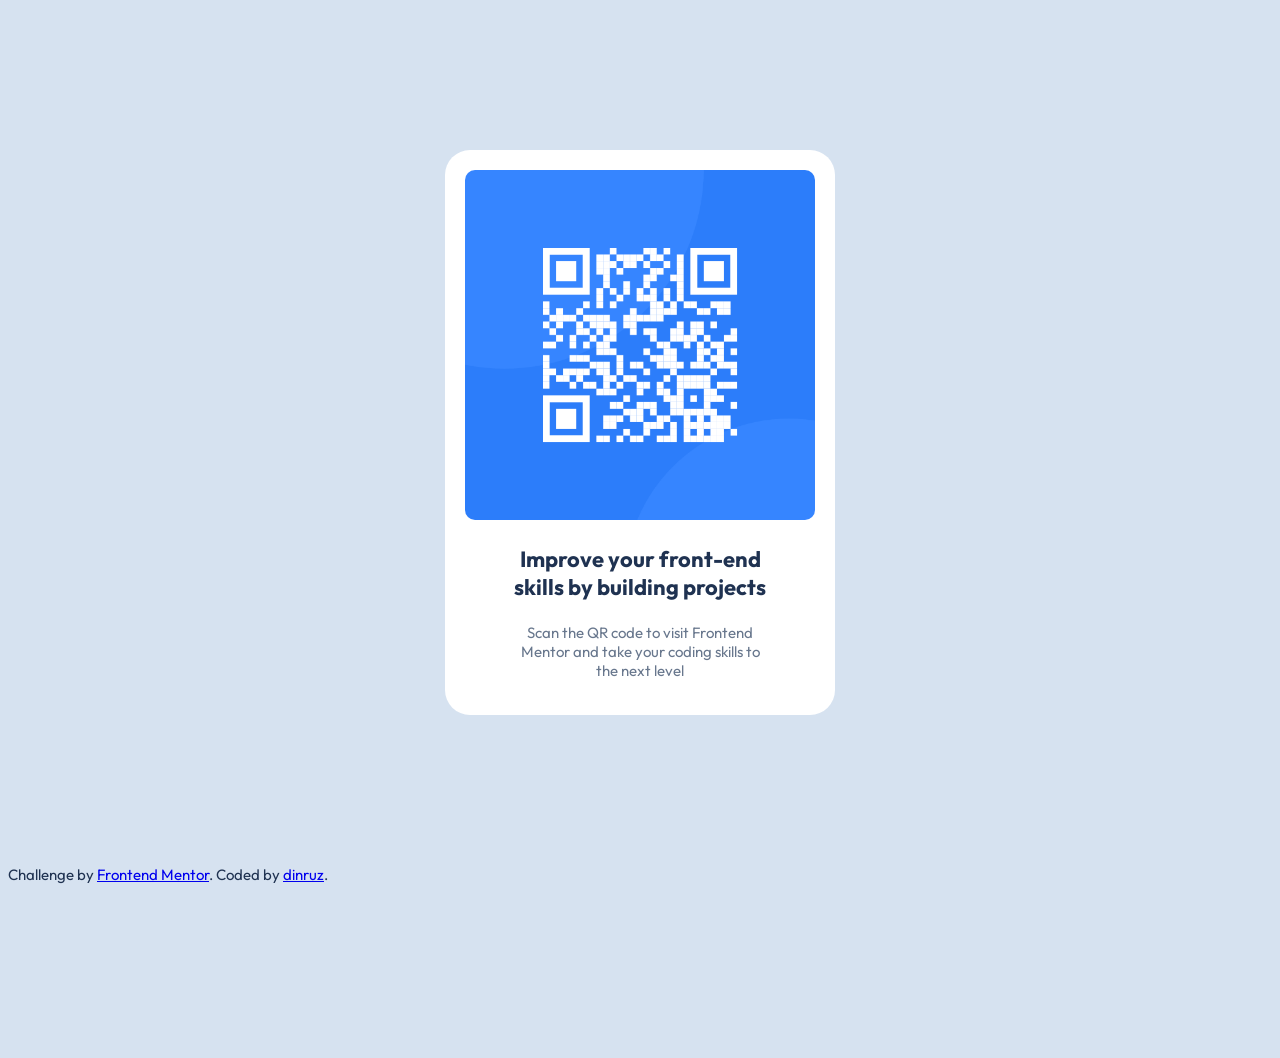
<file: frontend-mentor/01-qr-code-component/index.html>
<!DOCTYPE html>
<html lang="en">
<head>
  <meta charset="UTF-8">
  <meta name="viewport" content="width=device-width, initial-scale=1.0"> 

  <link rel="icon" type="image/png" sizes="32x32" href="./images/favicon-32x32.png">
  <link rel="preconnect" href="https://fonts.googleapis.com">
<link rel="preconnect" href="https://fonts.gstatic.com" crossorigin>
<link href="https://fonts.googleapis.com/css2?family=Outfit:wght@400..700&display=swap" rel="stylesheet">
  <link rel="stylesheet" href="style.css">
  <title>Frontend Mentor | QR code component</title>

</head>
<body>

  <div class="card">
    <img src="./assets/images/image-qr-code.png" alt="QR code">
    <p class="main-txt">Improve your front-end skills by building projects</p>
    <p class="scan-txt">Scan the QR code to visit Frontend Mentor and take your coding skills to the next level </p>
  
  </div>

  <div class="attribution">
    Challenge by <a href="https://www.frontendmentor.io?ref=challenge" target="_blank">Frontend Mentor</a>. 
    Coded by <a href="https://www.frontendmentor.io/profile/dinruz">dinruz</a>.
  </div>
  </body>
</html>
</file>
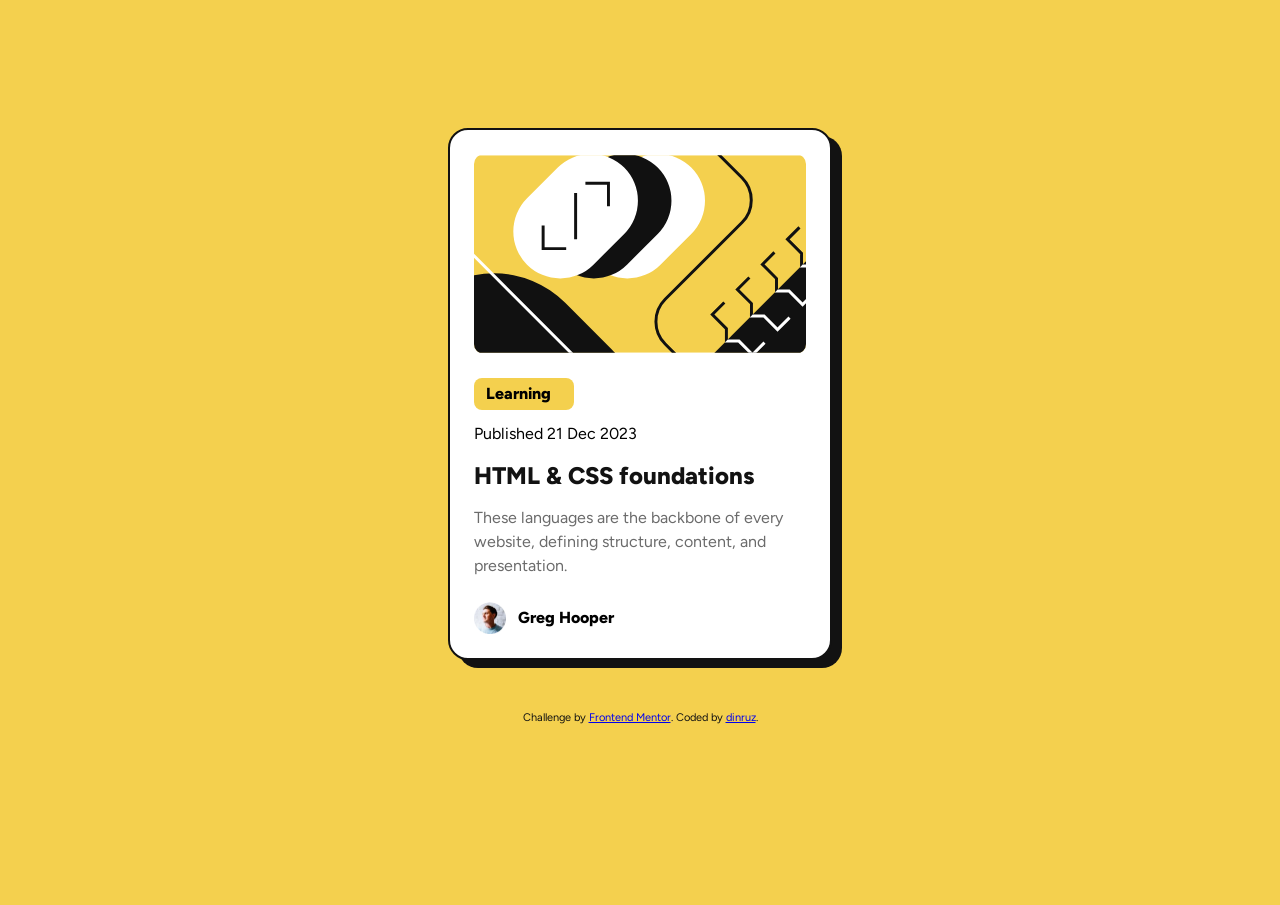
<file: frontend-mentor/02-blog-preview-card/index.html>
<!DOCTYPE html>
<html lang="en">
<head>
  <meta charset="UTF-8">
  <meta name="viewport" content="width=device-width, initial-scale=1.0"> 

  <link rel="icon" type="image/png" sizes="32x32" href="./assets/images/favicon-32x32.png">
  <link href="https://fonts.googleapis.com/css2?family=Figtree:wght@500;800&display=swap" rel="stylesheet">
  <link rel="stylesheet" href="style.css">
 
 <title>Frontend Mentor | Blog preview card</title>
 
</head>
<body>
  <div class="main">
    <div class="card">
      <img class="illustration" src="assets/images/illustration-article.svg" alt="abstract yellow illustration">
      <div class="content">
        <div class="topic"> Learning</div>
        <div class="date">Published 21 Dec 2023</div>
         <div class="title"> <a href="#">HTML & CSS foundations </a></div>
          <div class="abstract">These languages are the backbone of every website, defining structure, content, and presentation.</div>
      </div>
          <div class="author">
        <img class="author-avatar" src="assets/images/image-avatar.webp" alt="avatar of author Greg Hooper">
        <div class="author-name">Greg Hooper</div>
    </div>
    </div>
   </div>  
  <div class="attribution">
    Challenge by <a href="https://www.frontendmentor.io?ref=challenge" target="_blank">Frontend Mentor</a>. 
    Coded by <a href="https://www.frontendmentor.io/profile/dinruz">dinruz</a>.
  </div>
</body>
</html>
</file>
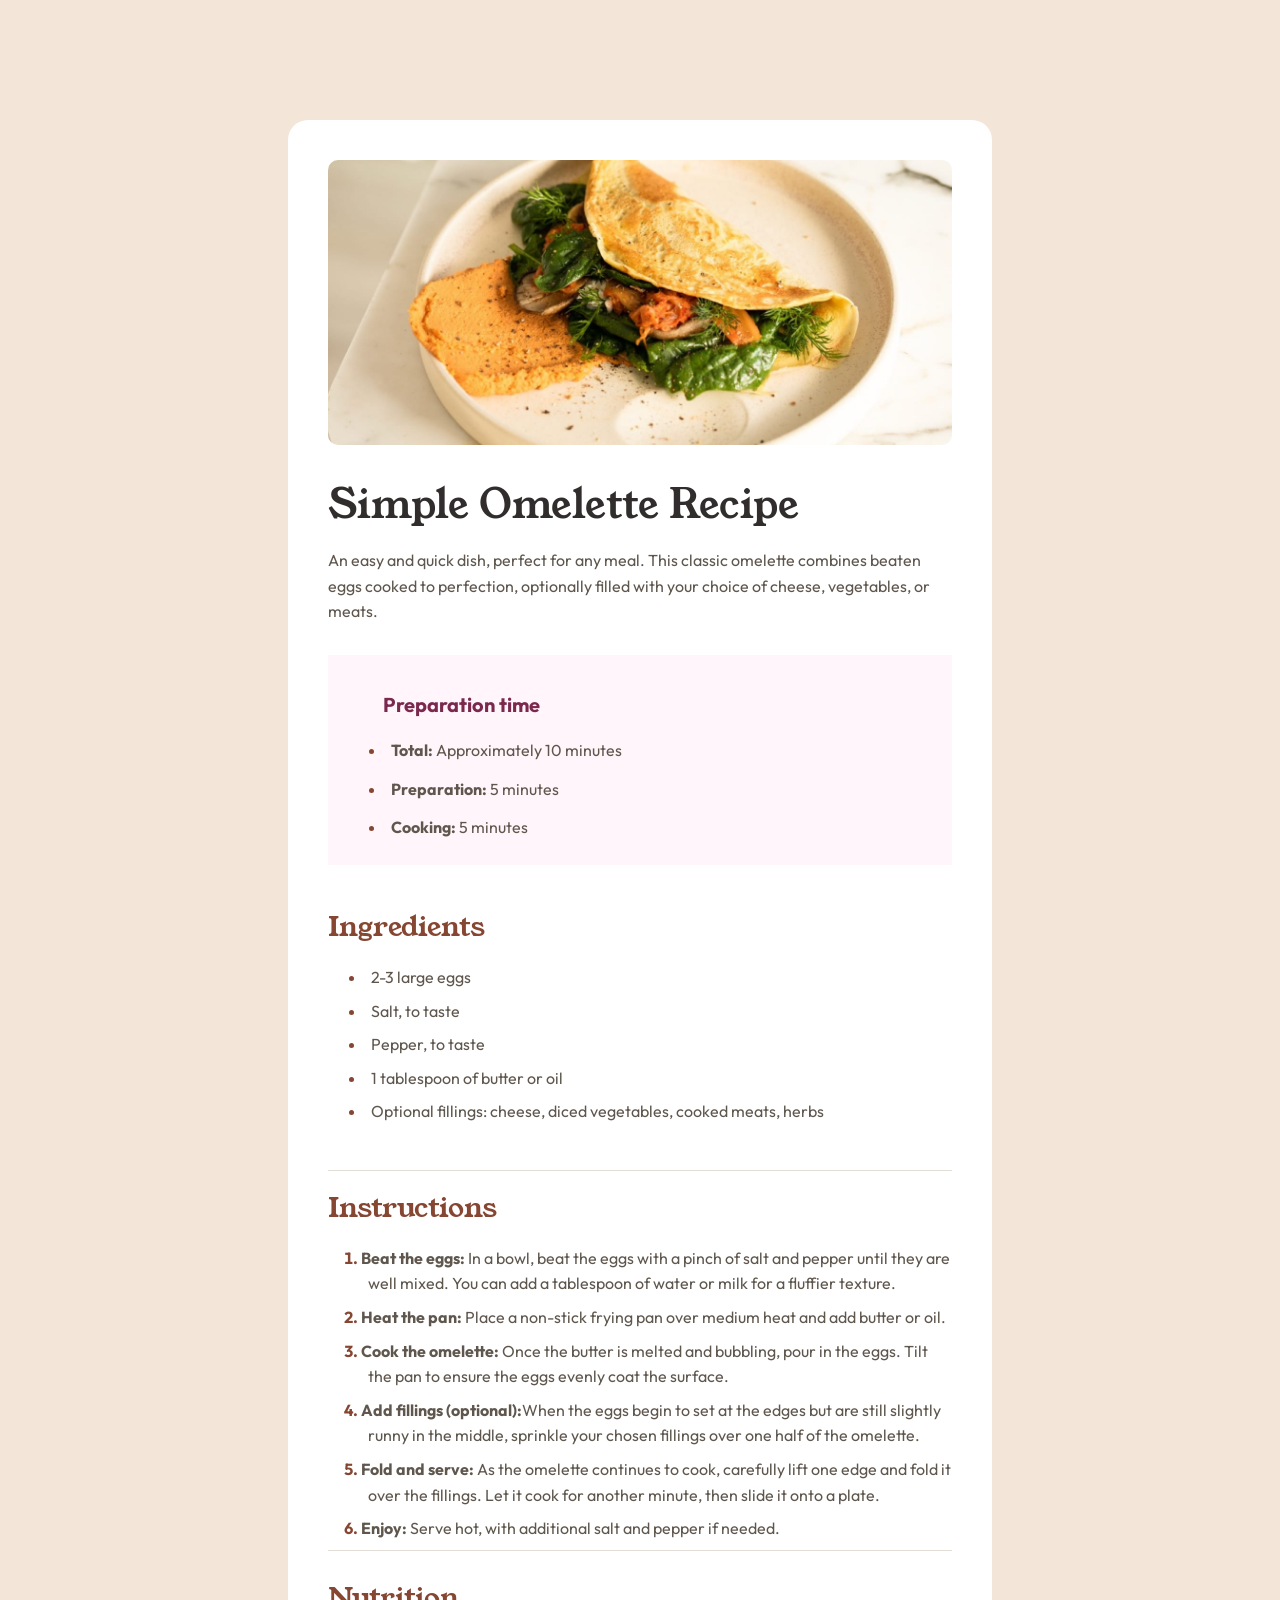
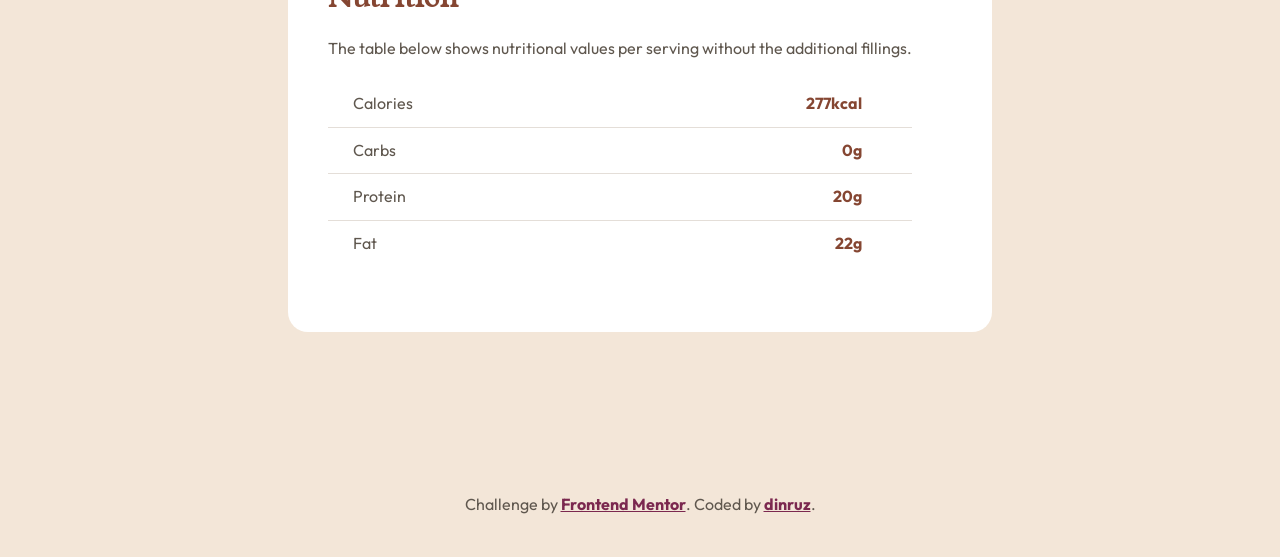
<file: frontend-mentor/03-recipe-page/index.html>
<!DOCTYPE html>
<html lang="en">
<head>
  <meta charset="UTF-8">
  <meta name="viewport" content="width=device-width, initial-scale=1.0"> 
  <meta name="description" content="recipe for making omelette with steps">
  <link rel="icon" type="image/png" sizes="32x32" href="./assets/images/favicon-32x32.png">
  <link rel="stylesheet" href="./styles.css">
    <title>Frontend Mentor | Recipe page</title>
</head>
<body>
  <main>
  <div class="card">
  <section class="intro">
      <img src="./assets/images/image-omelette.jpeg" alt="omelette on a plate">
      <h1>Simple Omelette Recipe</h1>
      <p class="intro__info">An easy and quick dish, perfect for any meal. This classic omelette combines beaten eggs cooked 
       to perfection, optionally filled with your choice of cheese, vegetables, or meats.</p>
      <section class="intro__time-list">
      <h2>Preparation time </h2>
     <div class="intro__list">
     <ul>
       <li><strong>Total: </strong>Approximately 10 minutes </li>
       <li><strong>Preparation: </strong> 5 minutes </li>
       <li><strong>Cooking: </strong> 5 minutes </li>
     </ul>
     </div></section>
  </section>
  <section class="ingredients">
    <h2>Ingredients</h2>
    <div class="ingredients__list">
    <ul>
     <li>2-3 large eggs</li>
     <li>Salt, to taste</li>
     <li>Pepper, to taste</li>
     <li>1 tablespoon of butter or oil</li>
     <li>Optional fillings: cheese, diced vegetables, cooked meats, herbs</li>
    </ul>  
    </div>
  </section>
  <hr>
  <section class="instructions">
   <h2>Instructions</h2>
   <div class="instructions__steps">
    <ol>     
     <li><strong>Beat the eggs:</strong> In a bowl, beat the eggs with a pinch of salt and pepper until they are well mixed.
    You can add a tablespoon of water or milk for a fluffier texture.</li>
     <li><strong>Heat the pan:</strong> Place a non-stick frying pan over medium heat and add butter or oil.</li>
      <li><strong>Cook the omelette: </strong>Once the butter is melted and bubbling, pour in the eggs. Tilt the pan to ensure
     the eggs evenly coat the surface.</li>
      <li><strong>Add fillings (optional):</strong>When the eggs begin to set at the edges but are still slightly runny in the
     middle, sprinkle your chosen fillings over one half of the omelette.</li>
      <li><strong>Fold and serve:</strong> As the omelette continues to cook, carefully lift one edge and fold it over the
      fillings. Let it cook for another minute, then slide it onto a plate.</li>
      <li><strong>Enjoy: </strong>Serve hot, with additional salt and pepper if needed.</li>
   </ol>
  </section>
  <hr>
  <section class="nutrition">
    <h2>Nutrition</h2>
    <p>The table below shows nutritional values per serving without the additional fillings.</p>
    <div class="nutrition__macro">
    <table>
     <tr>  <td>Calories</td> <td class="value">277kcal</td> </tr>
     <tr> <td>Carbs</td>     <td class="value">0g</td></tr>
     <tr> <td>Protein</td>  <td class="value">20g</td></tr>
     <tr> <td>Fat</td>  <td class="value">22g</td> </tr>
    </table>
    </div>
  </section>
  </div>
  </main>
  <footer>
    <p>Challenge by <a href="https://www.frontendmentor.io?ref=challenge" target="_blank">Frontend Mentor</a>. 
  Coded by <a href="https://www.frontendmentor.io/profile/dinruz">dinruz</a>.</p>
  </footer>
</body>
</html>
</file>
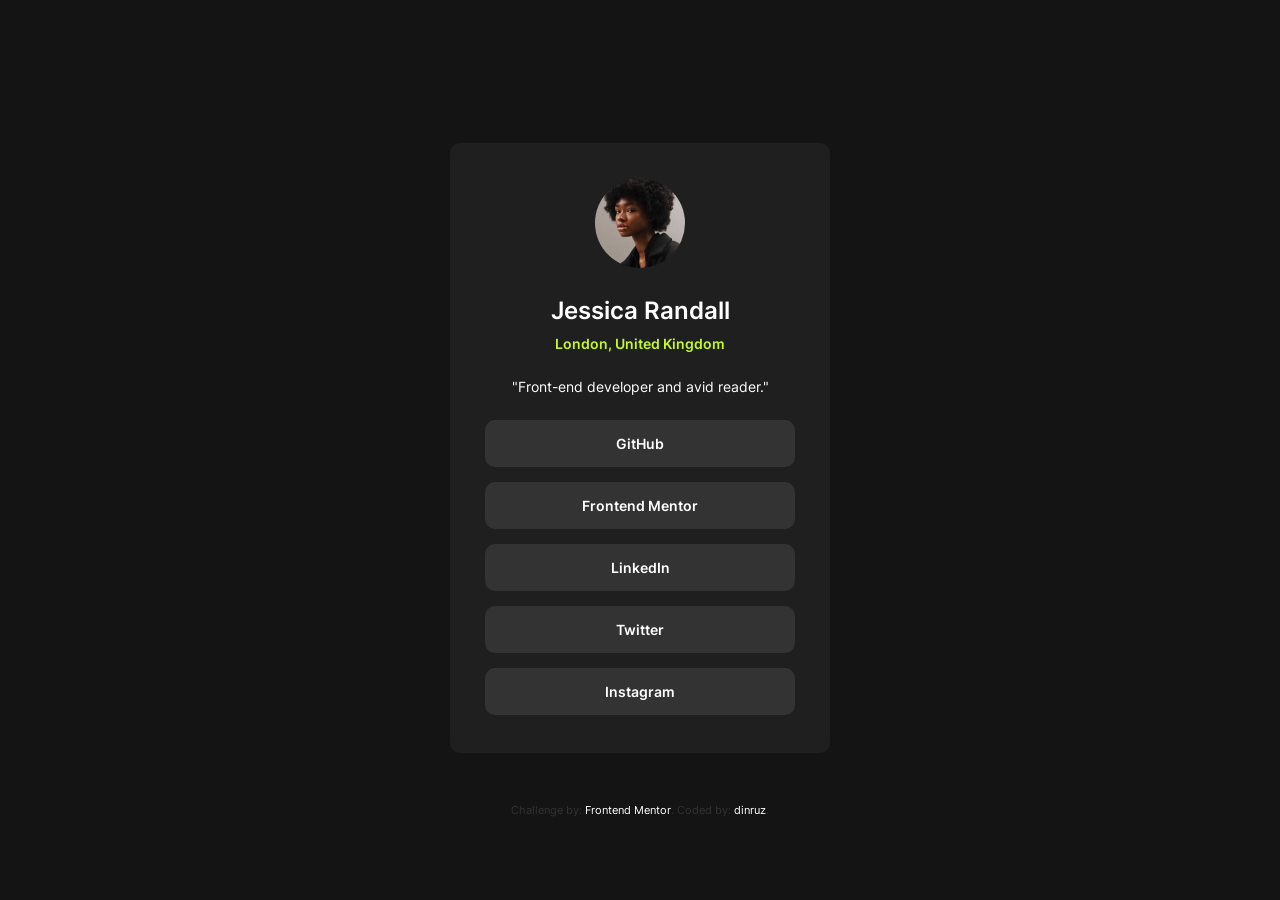
<file: frontend-mentor/04-social-links-profile/index.html>
<!DOCTYPE html>
<html lang="en">
<head>
  <meta charset="UTF-8">
  <meta name="viewport" content="width=device-width, initial-scale=1.0"> 
  <link rel="icon" type="image/png" sizes="32x32" href="./assets/images/favicon-32x32.png">
  <link rel="stylesheet" href="./styles.css">
  <title>Frontend Mentor | Social links profile</title>
</head>
<body>
  <main>
    <div class="card">
      <div class="info">
        <div class="info__avatar">
         <img src="./assets/images/avatar-jessica.jpeg" alt="Jessica's avatar">
         </div>
       <div class="info__name">Jessica Randall</div>
       <div class="info__location">London, United Kingdom</div>
       <div class="info__quote">"Front-end developer and avid reader."</div>
      </div>
     <div class="links">
        <div class="links__github"><a href="#">GitHub</a></div>
        <div class="links__fem"><a href="#">Frontend Mentor</a></div>
        <div class="links__linkedin"><a href="#">LinkedIn</a></div>
        <div class="links__twitter"><a href="#">Twitter</a></div>
        <div class="links__ig"><a href="#">Instagram</a></div>
      </div>
    </div>
  </main>
 <div class="attribution">
  Challenge by:&nbsp;<a href="https://www.frontendmentor.io?ref=challenge" target="_blank">Frontend Mentor</a>. 
  Coded by:&nbsp;<a href="https://www.frontendmentor.io/profile/dinruz">dinruz</a>.
  </div>
</body>
</html>
</file>
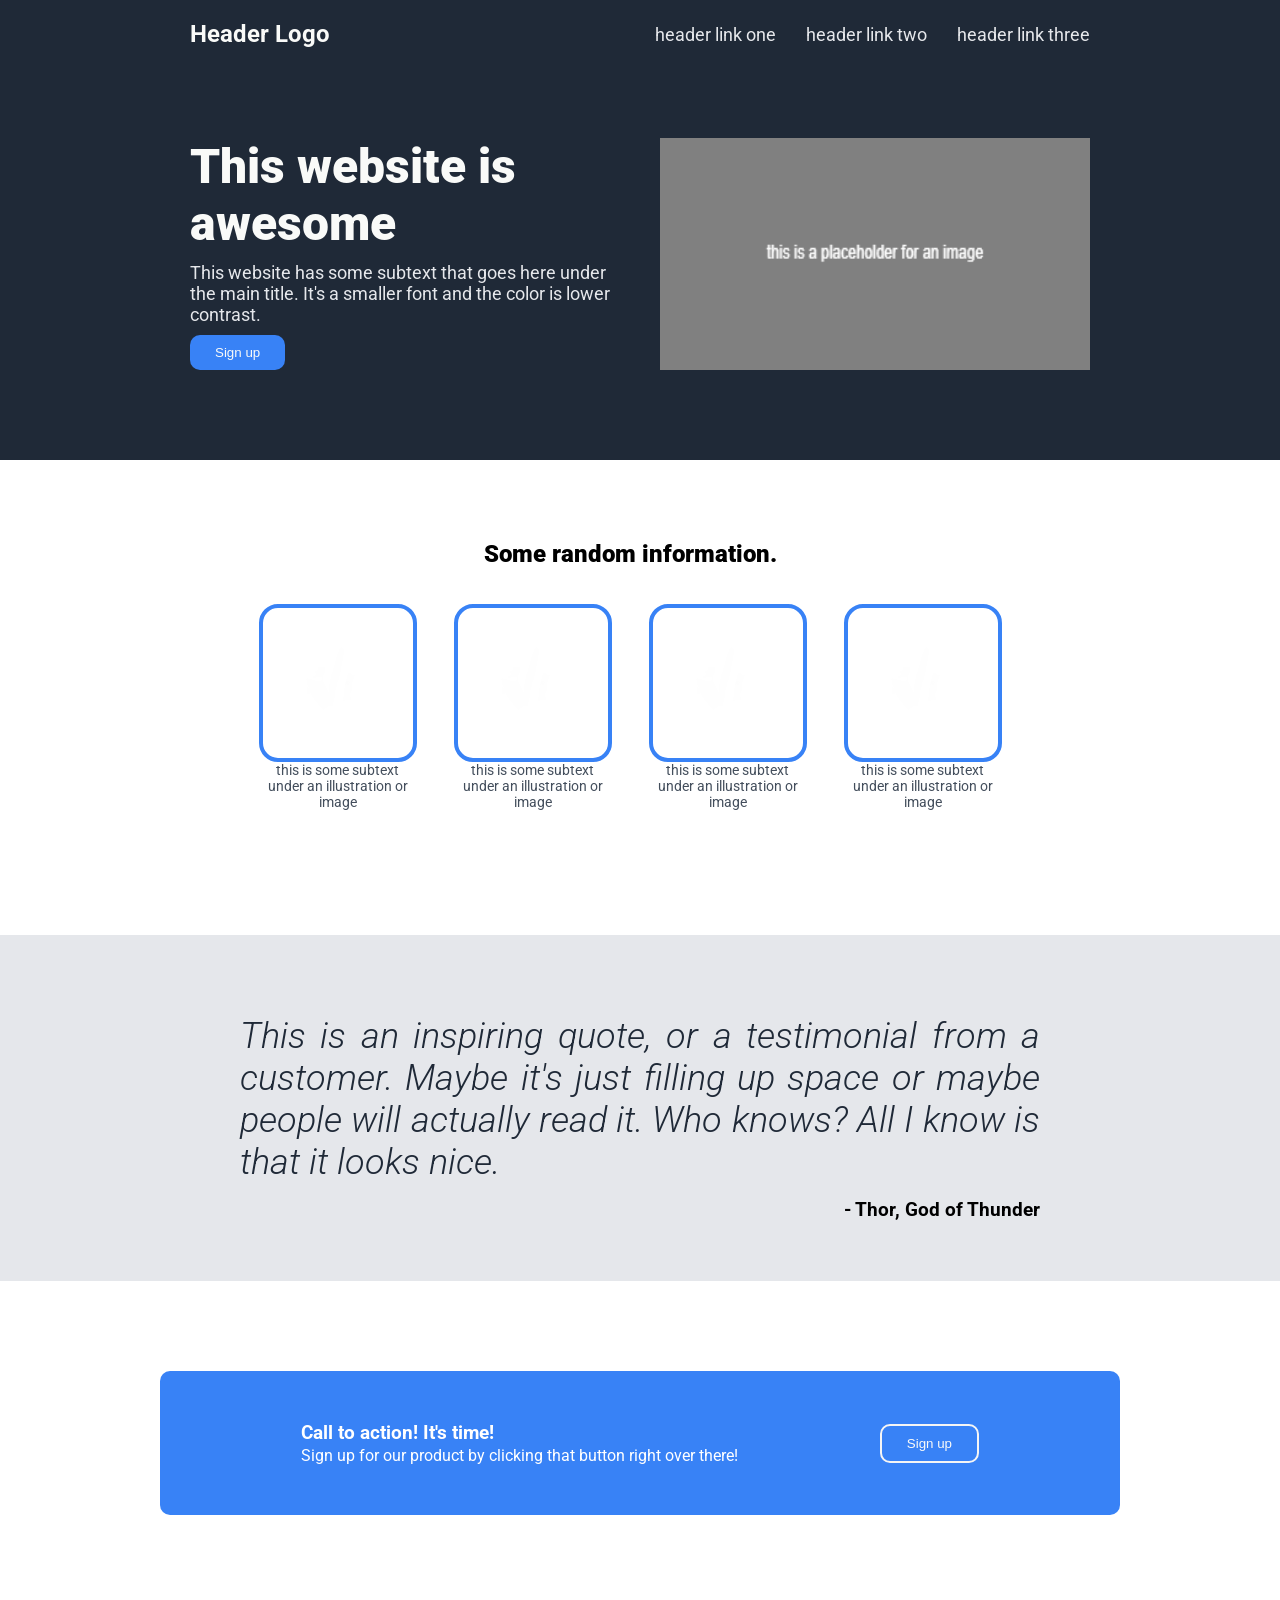
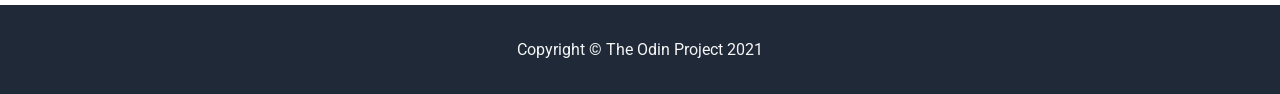
<file: the-odin-project/02-landing-page/index.html>
<!DOCTYPE html>
<html lang="en">
<head>
    <meta charset="UTF-8">
    <meta name="viewport" content="width=device-width, initial-scale=1.0">
    <title>Landing Page</title>
    <link rel="preconnect" href="https://fonts.googleapis.com">
<link rel="preconnect" href="https://fonts.gstatic.com" crossorigin>
<link href="https://fonts.googleapis.com/css2?family=Roboto:ital,wght@0,100..900;1,100..900&display=swap" rel="stylesheet">
    <link rel="stylesheet" href="./style.css">
</head>
<body>
    <header>
        <div class="header-wrapper">
            <div class="navigation">
                <a class="logo" href="#">Header Logo</a>
            <nav class="links">
                 <ul>
                     <li><a href="#">header link one</a></li>
                     <li><a href="#">header link two</a></li>
                    <li><a href="#">header link three</a></li>
                </ul>
                </nav>
            </div>
            <div class="main-header">
             <div class="hero">
                    <h1 class="hero-main">This website is awesome</h1>
                    <div class="hero-subtext">
                 This website has some subtext that goes here under the main title. It's a smaller font and the color is lower contrast.
                     </div>
                     <button class="btn-header">Sign up</button>
                </div>
            <img src="./assets/images/placeholder.png" alt="placeholder">
             </div>
        </div>
    </header>
    <main>
        <div class="info">
            <div class="info-wrapper">
                <h2>Some random information.</h2>
                    <div class="articles">
                        <div class="article one">
                              <img src="./assets/images/placeholder2.png" alt="white placeholder">
                                 <p class="subtext">this is some subtext under an illustration or image</p>
                        </div>
                         <div class="article two">
                                <img src="./assets/images/placeholder2.png" alt="white placeholder">
                                <p class="subtext">this is some subtext under an illustration or image</p>
                        </div>
                        <div class="article three">
                                <img src="./assets/images/placeholder2.png" alt="white placeholder">
                                <p class="subtext">this is some subtext under an illustration or image</p>
                        </div>
                        <div class="article four">
                                <img src="./assets/images/placeholder2.png" alt="white placeholder">
                                 <p class="subtext">this is some subtext under an illustration or image</p>
                         </div>
                     </div>       
            </div>
        </div>
        <div class="quote-section">
            <div class="quote-wrapper">
                <p class="quote">This is an inspiring quote, or a testimonial from a customer. Maybe it's just filling up space or maybe people will actually read it. Who knows?  All I know is that it looks nice.</p>
                <p class="author">- Thor, God of Thunder</p>
            </div>
        </div>
        <div class="action">
            <div class="action-banner">
                <div class="text-banner">
                    <p class="call">Call to action! It's time!</p>
                    <p>Sign up for our product by clicking that button right over there!</p>
                </div>
                <button class="btn-banner">Sign up</button>
            </div>
        </div>
       
    </main>

    
     <footer>
        <p>Copyright © The Odin Project 2021</p>
    </footer>
</body>
</html>
</file>
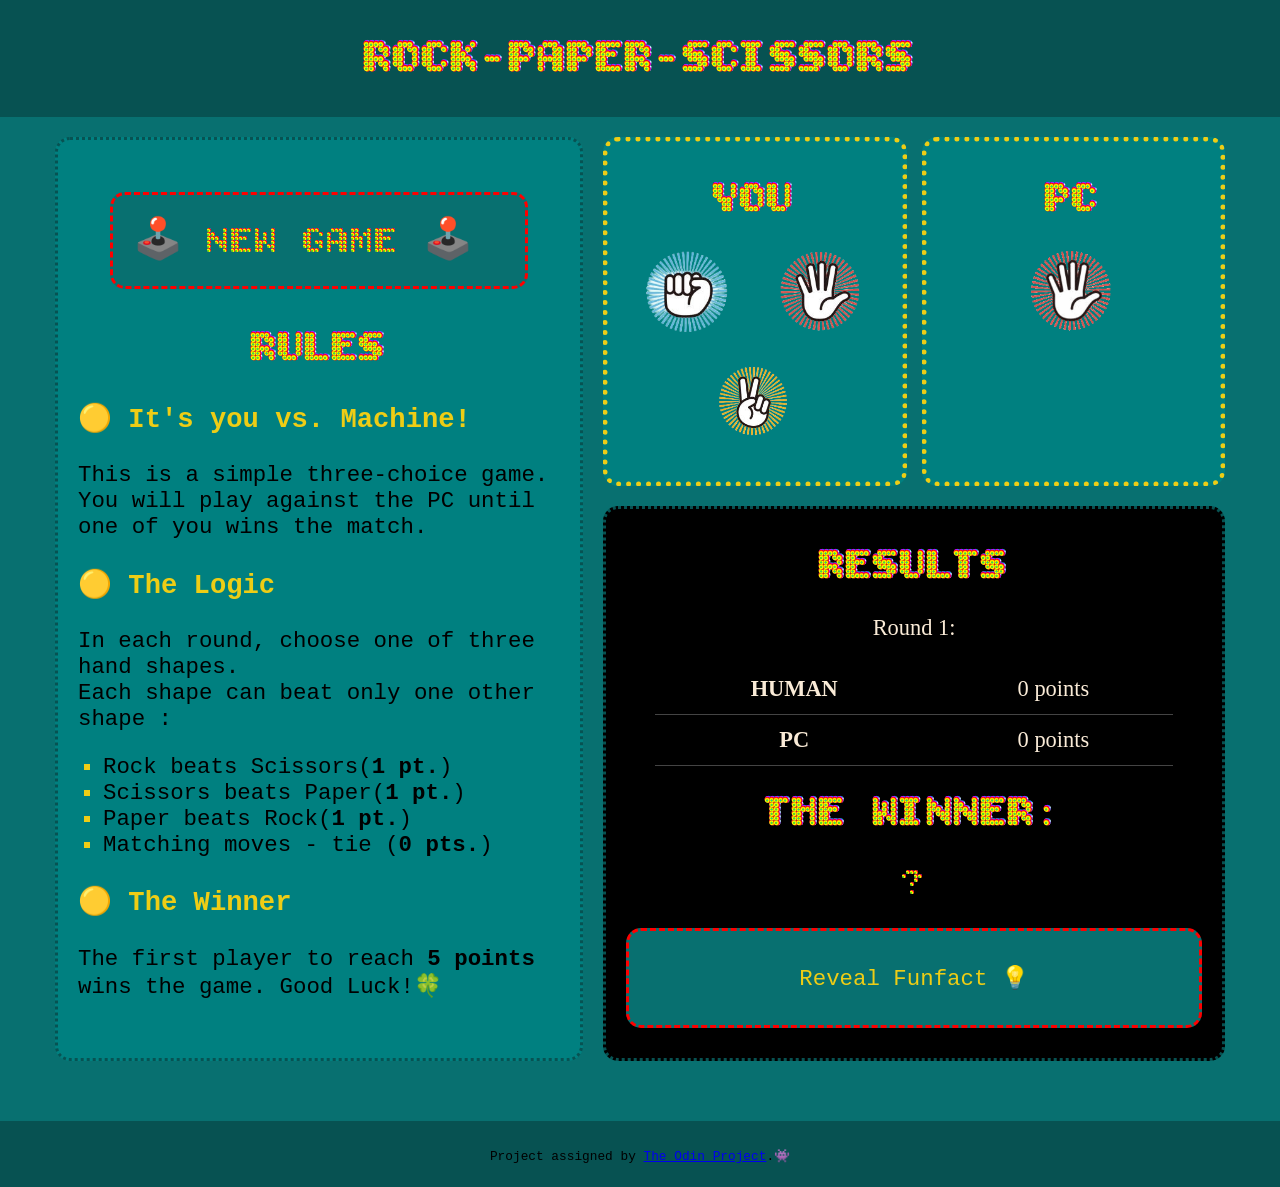
<file: the-odin-project/03-rock-paper-scissors/index.html>
<!DOCTYPE html>
<html lang="en">
<head>
    <meta charset="UTF-8">
    <meta name="viewport" content="width=device-width, initial-scale=1.0">
    <link rel="icon" href="data:image/svg+xml,<svg xmlns='http://www.w3.org/2000/svg' viewBox='0 0 100 100'><text y='.9em' font-size='90'>🕹️</text></svg>">
    <script src="script.js" defer></script>
    <link rel="stylesheet" href="style.css">
    <title>Rock-Paper-Scissors</title>
</head>
<body>
    <div id="title">
        <h1> ROCK-PAPER-SCISSORS</h1> 
    </div>

    <div class="wrap">
        <div id="rules">

        <p id="newGame">🕹️ NEW GAME 🕹️</p>

         <h2>RULES</h2>
    
     <p> <h3>🟡 It's you vs. Machine!</h3>
        This is a simple three-choice game. <br>
         You will play against the PC until one of you wins the match. </p> 
             
     <h3>🟡  The Logic</h3>
    <p>In each round, choose one of three hand shapes. <br>
        Each shape can beat only one other shape :</p>
    <ul>
        <li>Rock beats Scissors(<strong>1 pt.</strong>) </li>
        <li>Scissors beats Paper(<strong>1 pt.</strong>) </li>
        <li>Paper beats Rock(<strong>1 pt.</strong>) </li>
        <li> Matching moves - tie (<strong>0 pts.</strong>)</li>
    </ul>
     
    <h3>🟡  The Winner</h3>
    <p>
        The first player to reach <strong>5 points</strong> wins the game. Good Luck!🍀<br>
     
    </p> 
    
 </div>

    <div id="main">


    <div id="choices">
    
    <div id="yourChoice">
    <h2>YOU</h2>

    <img src="./assets/media/rock.png" id="rock" alt="rock">
    <img src="./assets/media/paper.png" id="paper" alt="paper">
    <img src="./assets/media/scissors.png" id="scissors" alt="scissors">
    </div> 
    
    <div id="pcChoice">
    <h2>PC</h2>
    <img id="pcImg" src="./assets/media/pc.gif" alt="?">
    </div>
</div>
 
 <div id="results">
<div id="result">
        <h2>RESULTS</h2>
        <p>Round <span id="count">1</span>: <em><span id="message"></span></em></p>
        
         <table>
            <tr><th> HUMAN</th> <td><span id="humanScore">0</span>  points</td></tr>
            <tr><th> PC</th> <td><span id="pcScore">0</span>  points</td></tr>                     
         </table>
        
</div>
<div id="win">
 <h2>THE WINNER:</h2>
  <p id="winner"> ? </p>
   <p id="funfact">Reveal Funfact 💡</p> 
</div>


</div>

</div> 

 </div>

</div>  


  
    <div id="footer">
        <p>Project assigned by <a href ="https://www.theodinproject.com/"  target="_blank" rel="noopener noreferrer">The Odin Project</a>.👾</p>
    </div>
    
</body>
</html>
</file>
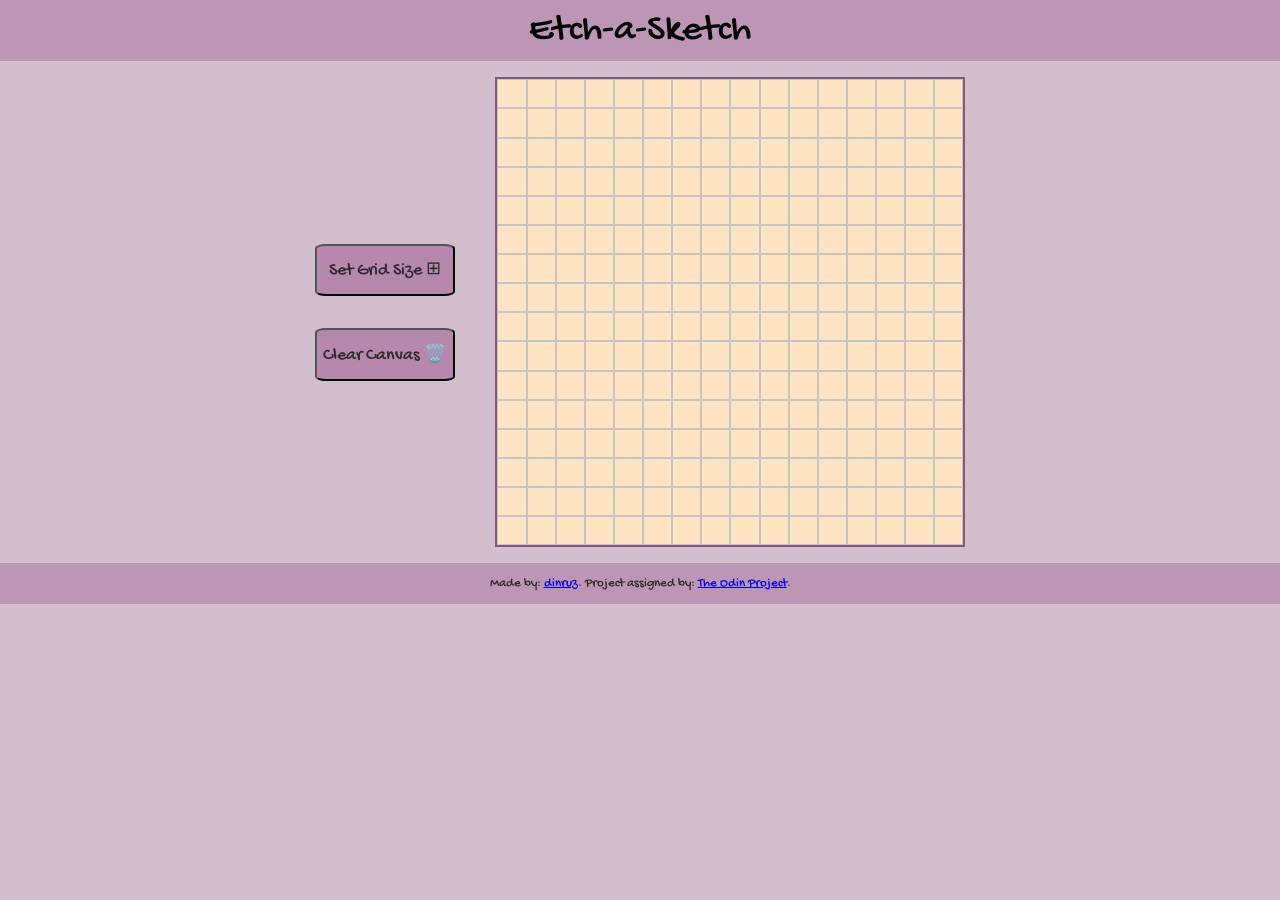
<file: the-odin-project/04-etch-a-sketch/index.html>
<!DOCTYPE html>
<html lang="en">
<head>
    <meta charset="UTF-8">
    <meta name="viewport" content="width=device-width, initial-scale=1.0">
    <link rel="icon" href="data:image/svg+xml,<svg xmlns=%22http://www.w3.org/2000/svg%22 viewBox=%220 0 100 100%22><text y=%22.9em%22 font-size=%2290%22>🖌️</text></svg>">
    <script src="script.js" defer></script>
    <link rel="stylesheet" href="style.css">
    <title>Etch-a-Sketch</title>
</head>
<body>
    
    <h1 id="title">Etch-a-Sketch</h1>
    <div id="container">
        <div id="buttons">
            <button id="size-button">Set Grid Size ⊞</button>
            <button id="clear-button"> Clear Canvas 🗑️</button>
        </div>
    <div id="canvas">        
    </div>
    </div>
    <div id="footer">
        <p>Made by: <a href="//github.com/dinruz">dinruz</a>. Project assigned by: <a href="https://www.theodinproject.com/lessons/foundations-etch-a-sketch">The Odin Project</a>.</p>
    </div>
    
</body>
</html>
</file>
<file: frontend-mentor/01-qr-code-component/style.css>
body{
    box-sizing: border-box;
    min-height: 100vh;
    background-color:  hsl(212, 45%, 89%);
    font-family: Outfit, Verdana,serif;
    color: hsl(218, 44%, 22%);
    font-size: 15px;
}

.card{
    display:flex;
    flex-direction: column;
    margin: 150px auto;
    padding: 20px;
    width: 350px;
    height: auto;
    justify-content: center;
    align-items: center;    
    background-color: hsl(0, 0%, 100%);
    border-radius: 25px;
}

.card img{
    width: 100%;
    height: auto;
    border-radius: 10px;
}

.main-txt{
    font-weight: 700;
    font-size: 22px;
    margin-top: 25px;
  
}

.scan-txt{
    font-weight: 400;
    margin-top: 0px;
    color:hsl(216, 15%, 48%)
}

.main-txt,
.scan-txt{
    padding: 0 45px;
    text-align: center;
}
</file>
<file: frontend-mentor/02-blog-preview-card/style.css>
/*--- Global Styles ---*/

* {
    box-sizing: border-box;
    padding: 0;
    margin: 0;
}

:root{
--yellow: hsl(47, 88%, 63%);
--white: hsl(0, 0%, 100%);
--gray-500: hsl(0, 0%, 42%);
--gray-950: hsl(0, 0%, 7%);
}

/*--- Main Components --*/

body{
    display:flex;
    flex-direction: column;
    justify-content: center;
    align-items: center;
    padding:10%;
    min-height: 100vh;
    background-color: var(--yellow);
    font-family:"Figtree",sans-serif;
    font-size: 16px;
    line-height: 1.5;
}  

.main{
    display:flex;   
}

.card {
    width: 384px;
    max-height: 90%;
    height: auto;
    display:flex;
    flex-direction: column;
    align-items:flex-start;
    padding:24px;
    border-radius:20px;
    background-color: var(--white);
    border:2px solid var(--gray-950);
    box-shadow: 10px 8px 0 var(--gray-950);
}

/*--- Card components ---*/

.illustration{
    display:block;
    width: 100%;
    height: 200px;
    margin-bottom: 24px;
    border-radius: 10px;
}

.topic{
    width: 30%;
    background-color: var(--yellow);
    justify-content: flex-start;
    padding:4px 12px;
    border-radius: 8px;
    font-weight: 800;
}

.title a{
    font-size: 24px;
    font-weight: 800;
    line-height: 1.5;
    margin:0;
    color:var(--gray-950);
    text-decoration: none;
}

.title a:hover,
.title a:focus{
    color:var(--yellow);
}

.attribution a:hover,
.attribution a:focus{
    color:var(--white);
}

.content{
    display: flex;
    flex-direction: column;
    margin-bottom: 24px;
    gap: 12px;    
}

.abstract{
        color: var(--gray-500);
}

.author{
    display:flex;
    justify-content:flex-start;
    gap: 12px;
} 

.author-avatar{
    width: 32px;
    height: 32px;
    object-fit:cover; 
}

.author-name{
    font-weight: 800;
    align-self: center;
}

/*--- Atrribution --*/

.attribution{
    padding:50px;
    font-size: 11px;
    color:var(--gray-950);
}
</file>
<file: frontend-mentor/03-recipe-page/styles.css>
/*--- Global styles ---*/

*{
    box-sizing:border-box;
    margin:0;
    padding:0;
}

@font-face {
    font-family:"Outfit";
    src: url("./assets/fonts/outfit/Outfit-VariableFont_wght.ttf") format("truetype");;
    font-weight: 400,600,700;
    font-display: swap;
}

@font-face {
    font-family:"Young Serif";
    src: url("./assets/fonts/young-serif/YoungSerif-Regular.ttf") format("truetype");
    font-weight: 400;
    font-display: swap;
}

:root{
    --white: hsl(0, 0%, 100%);
    --stone-100: hsl(30, 54%, 90%);
    --stone-150: hsl(30, 18%, 87%);
    --stone-600: hsl(30, 10%, 34%);
    --stone-900: hsl(24, 5%, 18%);
    --brown-800: hsl(14, 45%, 36%);
    --rose-800: hsl(332, 51%, 32%);
    --rose-50: hsl(330, 100%, 98%);
}

body{
    display: flex;
    flex-direction: column;
    font-family: "Outfit", Times, serif;
    font-size: 16px;
    color: var(--stone-600);
    background-color:var(--stone-100);
    min-height:100vh;
    line-height: 1.6;
}

ul,
ol{
    list-style-position: inside;
}

li::marker{
    color:var(--brown-800);
    font-weight:bold;
}

li{
    padding-left: 2.5em;  
    text-indent: -1.5em;    /* multiline alignment: l. 56-57 */
    margin-bottom:0.5em;
}

hr{
    border: none;
    border-top: 1.2px solid var(--stone-150);
    width:100%;
}

a{
    font-weight: bold;
}

/*--- Main Components ---*/

main{
    flex: 1;
    display: flex;
    flex-direction: column;
    justify-content: center;
    align-items: center;
}

footer{
    margin:0 auto;
    padding:40px;
}

footer a{
    color:var(--rose-800);
}

footer a:hover,
footer a:focus {
     color:var(--grey-800);
}

.ingredients,
.instruction,
.nutrition{
    margin: 25px 0;
}

/*--- Card components ---*/

.card{
    display: flex;
    flex-direction: column;
    justify-content: center;
    align-items: flex-start;
    width: 55%;
    height: fit-content;
    max-width: 90%;
    padding:40px;
    margin: 120px 75px;
    background-color: var(--white);
    border-radius: 20px;
  }

.intro img{
    max-width: 100%;
    height:auto;
    margin-bottom:20px;
    border-radius: 10px;
}

.intro__time-list{
    display:flex;
    flex-direction:column;
    justify-content:center;
    margin-top:30px;
    margin-bottom:15px;
    width:100%;
    background-color:var(--rose-50);
    padding:15px 25px;
    line-height: 1.9rem;
}

.ingredients__list{
    padding-left:5px;
    margin-bottom:20px;
}

.instructions{
    margin-top:15px;
}

/* Nutrition table */

.nutrition__macro table {
    width: 100%;
    border-collapse: collapse; 
    border: none; 
    margin-top:20px;
}

.nutrition__macro td {
    padding: 10px 0;
    border-bottom: 1px solid var(--stone-150);
}

.nutrition__macro td:first-child {
    padding-left: 25px;
    width: 70%; 
}

.nutrition__macro td:last-child {
    padding-left: 20px;
    padding-right: 50px;
    width: 30%; 
    text-align: right;
}

.nutrition__macro tr:last-child td { 
    border-bottom: none;
}

.value {
    font-weight: bold;
    color: var(--brown-800);
}

/*--- Headings ---*/

h1{
    font-family: "Young Serif", Times,serif;
    color: var(--stone-900);
    font-size: 40px;
    font-weight: 500;
    margin-bottom: 11px;
}

h2 {
    font-family: "Young Serif", Times, serif;
    font-size: 28px;
    font-weight: 400;
    margin-bottom:15px;
    color: var(--brown-800);
}

.intro h2{
    font-family: "Outfit",Times, serif;
    color: var(--rose-800);
    font-size: 20px;
    font-weight: 700;
    margin-top: 20px;
    text-indent: 1.5em;
}
</file>
<file: frontend-mentor/04-social-links-profile/styles.css>
/*--- Global Styles ---*/

*{
    box-sizing:border-box;
    padding:0;
    margin:0;
}

@font-face {
    font-family: 'Inter';
    src: url('./assets/fonts/Inter-VariableFont_slnt,wght.ttf') format('truetype-variations'); 
    font-weight: 100 900; 
    font-display: swap;
}

:root{
    --green: hsl(75, 94%, 57%);
    --white: hsl(0, 0%, 100%);
    --grey-700: hsl(0, 0%, 20%);
    --grey-800: hsl(0, 0%, 12%);
    --grey-900: hsl(0, 0%, 8%);
}

body{
    display:flex;
    flex-direction: column;
    min-height:100vh;
    width:100%;
    justify-content:center;
    align-items:center;
    background-color: var(--grey-900);
    font-family:'Inter',Verdana,sans-serif;
    font-size:14px;
    font-weight:600;
    color:var(--white);
}

a {
    text-decoration:none;
    
}


/*--- Main Components ---*/

.main{
    justify-content:center;
    align-items:center;
    display:flex;
    flex:1;
}

.card{
    display:flex;
    flex-direction:column;
    width: 380px;
    height: 610px;
    margin-top: 70px;
    margin-bottom: 40px; 
    background-color:var(--grey-800);
    border-radius:10px;
    padding: 20px;
    text-align: center; 
}

/*--- Info Section ---*/

.info{
    display:flex;
    flex-direction:column;
    justify-content: center;
    align-items: center;
    gap:10px;
}

.card img{
    width:90px;
    height:90px;
    border-radius:50%;
    margin:15px;
}

.info__name{
    font-size:24px;
    font-weight:600;
}

.info__location{
    color:var(--green);
}

.info__quote{
    font-weight:400;
    margin-top:16px;
    margin-bottom:10px;
}
    


/*--- Social media links ---*/

.links__github,
.links__fem,
.links__linkedin,
.links__twitter,
.links__ig {
    background-color:var(--grey-700);
    margin:15px;
    padding: 15px 0;
    border-radius:10px;
}

.links__github:active,
.links__fem:active,
.links__linkedin:active,
.links__twitter:active,
.links__ig:active {
    background-color:var(--green);
    
}

.links__github:active a,
.links__fem:active a,
.links__linkedin:active a,
.links__twitter:active a,
.links__ig:active a {
    color: var(--grey-900); 
}

a:link, a:visited{
    color:var(--white);
}

a:hover, a:focus{
    color:var(--green);
}

/*--- Attribution ---*/

.attribution{
    width:100%;
    display:flex;
    justify-content:center;
    align-items:center;
    padding:10px 0;
    font-size:11px;
    font-weight:400;
    color:var(--grey-700);
    text-align:center;
}
</file>
<file: the-odin-project/02-landing-page/style.css>
/*-- Global styles --*/

*{ 
    margin: 0;
    padding: 0;
    box-sizing: border-box;
}

body{
    font-family: "Roboto", Verdana,serif;
}

a{
    text-decoration: none;
}

ul {
    display: flex;
    list-style-type: none;
    margin: 0;
    padding: 0;
    gap: 30px;
}

/*-- Wrappers --*/

.header-wrapper,
.quote-wrapper,
.info-wrapper{
    margin: 0 auto;
    max-width: 1200px; 
    width: 100%;
}

.header-wrapper{
    padding: 20px 150px 90px 150px;
}

.info-wrapper{
    padding: 30px 200px 40px 180px;
}

.quote-wrapper{
    padding: 80px 200px 60px 200px;
}



/*-- Header, Footer --*/

header,
footer {
    background-color:#1F2937;
}

header{
    display: flex;
    flex-direction: column;
}

footer{
    padding: 35px;
    text-align: center;
    color: whitesmoke;
}

.navigation{
    display: flex;
    justify-content: space-between;
    align-items: center;
    margin-bottom: 90px;
}

.logo{
font-size: 24px;
color:#F9FAF8;
font-weight: bolder;
}

.main-header{
    display: flex;
    justify-content: space-between;
    align-items: stretch;
    gap: 40px;
}

.main-header img{
    max-width: 100%;
    height: auto;
    flex: 1;
}

.hero{
    display: flex;
    flex-direction: column;
    gap: 10px;
    flex: 1;
}

.hero-subtext,
ul a{
    font-size: 18px;
    color:#E5E7EB;
}

.hero-main{
    font-size: 48px;
    color:#F9FAF8;
    font-weight: 900;
}

/*-- Info section --*/

.info{
    display: flex;
    padding: 50px;
}

.info h2{
    text-align: center;
    font-weight: 900;
}

.articles{
    display: flex;
    justify-content: center;
    padding: 35px 10px 30px 10px;
    gap: 35px;
    flex: 1;
}

.article{
    text-align: center;
    padding: 5px;
}

.subtext{
    font-size: 14px;
    max-width: 150px;
    color: #434e5c;
}

.articles img{
    width: 150px;
    height: 150px;
    flex-shrink: 1;
    flex-grow: 0;
    max-width: 100%;
    object-fit:cover;
    outline: 4px solid #3882f6;
    border-radius: 15px;
}

/*-- Quote section --*/

.quote-section{
    background-color:#e5e7eb;
}

.quote{
    text-align:justify;
    padding-bottom: 15px;
    font-size: 36px;
    color: #1F2937;
    font-weight: 300;
    font-style: italic;

}

.author{
    text-align: right;
    font-size: larger;
    font-weight: bolder;
}


/*-- Action section --*/

.action{
    padding: 90px 160px;  
}

.action-banner{
    display: flex;
    justify-content: space-around;
    align-items: center;
    padding: 50px 70px;  
    background-color: #3882F6;
    border-radius: 10px;
}

.text-banner{
  display: flex;
  flex-direction: column;
  color:white;
  gap: 2px;  
}

.text-banner .call{
    font-weight: bolder;
    font-size: larger;
}


/*-- Buttons --*/

button{
    color:#F9FAF8;
    border-radius: 10px;
    padding: 10px 25px;
    background-color: #3882F6;
     width: fit-content;
}

.btn-header{
    border: none;
}

.btn-banner{
    border: 2px solid whitesmoke;
}
</file>
<file: the-odin-project/03-rock-paper-scissors/style.css>
/* Global styles */

@font-face {
    font-family: 'bitcount';
       src: url('./assets/fonts/BitcountInk.ttf') format('truetype'); 
}

* {
    box-sizing: border-box;
}

:root {
    --yellow: rgb(238, 205, 21);
    --teal: rgb(7, 82, 82);
    --bg-dark: rgb(8, 112, 112); 
}

body { 
    background-color: var(--bg-dark);
    font-family: Consolas, 'Lucida Console', monospace;
    font-size: 1.4rem; 
    text-align: center;
    margin: 0;
    padding: 0;
    min-height: 100vh; 
    display: flex;
    flex-direction: column;
}

ul {
    list-style-type: square;
    padding-left: 25px; 
}

ul li::marker {
    color: var(--yellow);
}

img {
    transition: transform 0.3s ease; 
    height: auto; 
    max-width: 120px;
    padding: 10px;
    display: inline-block;
}

h1, h2 {
    text-align: center;
    font-family: 'bitcount', sans-serif;
    margin: 10px 0;
}

h1 {
    font-size: 3rem; 
}

h2 {
    font-size: 2.8rem;
}

h3 {
    color: var(--yellow);
    font-size: 1.7rem;
}

/* Sections */

.wrap {
    margin: 20px auto; 
    max-width: 1200px;
    padding: 0 15px;
    display: flex;
    flex-wrap: wrap;
    justify-content: center;
    gap: 20px; 
}

#title {
    padding: 20px;
    background-color: var(--teal);
    display: flex;
    flex-wrap: wrap;
    justify-content: center;
    align-items: center;
}

#newGame, #funfact {    
    border: 3px dashed red;
    background-color: var(--bg-dark);
    cursor: pointer;
    border-radius: 15px; 
}

#newGame {
    font-family: 'bitcount', sans-serif;
    font-size: 2.5rem;
    padding: 20px;
    margin: 2rem;
    transition: background 0.3s;
}

#newGame:hover {
    background-color: var(--teal);
}

#funfact {
    display: flex;
    justify-content: center; 
    align-items: center; 
    font-family: Consolas, monospace;
    color: var(--yellow);
    padding: 15px;
    min-height: 100px; 
    width: 100%; 
    max-width: 600px;
    margin: 10px auto;
}

#yourChoice, #pcChoice, #rules, #results, .highlight {
    border-radius: 15px;
}

.highlight {
  
    animation: pop 0.3s ease-out forwards; 
    border: 2px solid white !important; 
    transform: scale(1.1); 
}

#rules {
    flex: 1;
    min-width: 250px; 
    text-align: left;
    background-color: teal;
    border: 3px dotted var(--teal);
    padding: 20px;
}

#choices {
    flex: 2;
    display: flex;
    justify-content: center;
    gap: 15px;
    min-width: 300px;
}

#yourChoice, #pcChoice {
    flex: 1;
    border: 5px dotted var(--yellow);
    background-color: teal;
    padding: 20px;
    transition: transform 0.2s;
}

#yourChoice img:hover {
    transform: scale(1.1);
    cursor: pointer;
}

#results {
    width: 100%;
    margin-top: 20px;
    background-color: #000;
    border: 3px dotted var(--teal);
    font-family: "Comic Sans MS", cursive; /* Bradley Hand često nije instaliran */
    color: antiquewhite;
    padding: 20px;
}

/* Table */
table {
    border-collapse: collapse;
    margin: 20px auto;
    width: 90%;
}

th, td {
    padding: 12px;
    border-bottom: 1px solid #444;
}

#winner {
    font-family: 'bitcount', sans-serif;
    font-size: 2.5rem;
    color: var(--yellow);
    display: block;
    margin: 20px 0;
}

#footer {
    font-size: 0.8rem;
    background-color: var(--teal);
    padding: 15px;
    margin-top: 40px;
}


@keyframes pop {
    0% { transform: scale(1); }
    100% { transform: scale(1.1); }
}
</file>
<file: the-odin-project/04-etch-a-sketch/style.css>
/* Global Styles */

@font-face {
  font-family: 'gochi';
  src: url("./assets/fonts/Gochi_Hand/GochiHand-Regular.ttf") format('truetype');
}

*{
    box-sizing: border-box;
}

body {
    margin: 0;
    padding: 0;
    display: flex; 
    flex-direction: column;            
    align-items: center;
    min-height: 100vh;
    background-color: rgb(209, 191, 205) ;
    font-family: 'gochi', sans-serif;
}

/* Sections */

#title,
#footer{
    background-color: rgb(189, 150, 181);
    width:100%;
    margin:0;
    text-align: center;   
}

#title {    
    font-size: 2.4em;    
    font-weight: lighter;    
    padding:0.2em;
}

#footer{
    padding:0;
    font-size: 0.8em;
    color: rgb(43, 41, 41);
}

#container{
    margin:1em;
    display:flex;
    gap: 2.5em;
}

#canvas {
    margin: 0;
    padding: 0;
    width: 470px; 
    height: 470px; 
    border: 2px solid rgb(134, 85, 124);
    background-color: bisque;
}

#buttons{
    display: flex;
    flex-direction: column;
    justify-content: center; 
    gap:2em;
}

/* Elements */

#size-button, #clear-button{
    padding:0.3em;
    border-radius: 8%;
    height:3em;
    width:8em;
    background-color:rgba(177, 125, 166, 0.829);   
    font-size: 1.1em;
    color: rgb(43, 41, 41);
    font-family: 'gochi', sans-serif;
}

a:hover{
    color:rgb(140, 33, 240);
}

/* Rows */
.grid-row {
    display: flex; 
    flex-direction: row;     
    width: 100%;
}

/* Cells / columns */
.grid-cell { 
    flex: 1;     
    border: 1px solid #c7c4c4;
}
</file>
